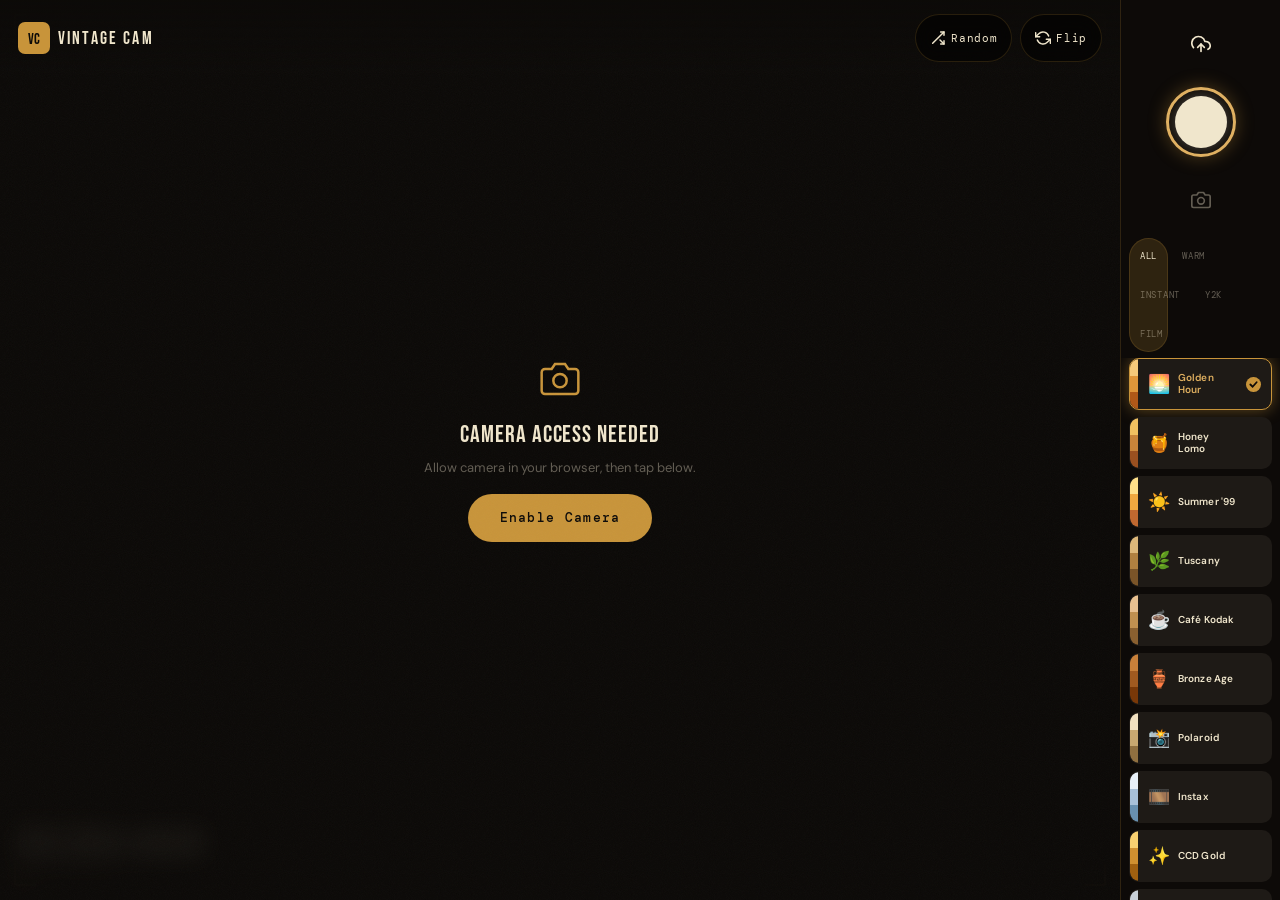
<file: index.html>
<!DOCTYPE html>
<html lang="en">

<head>
  <meta charset="UTF-8">
  <meta name="viewport"
    content="width=device-width, initial-scale=1.0, maximum-scale=1.0, user-scalable=no, viewport-fit=cover">
  <meta name="theme-color" content="#0c0a08">
  <meta name="apple-mobile-web-app-capable" content="yes">
  <meta name="apple-mobile-web-app-status-bar-style" content="black-translucent">
  <meta name="apple-mobile-web-app-title" content="VintageCam">
  <meta name="mobile-web-app-capable" content="yes">
  <title>Vintage Camera Studio</title>
  <link rel="manifest" href="manifest.json">
  <link rel="apple-touch-icon" href="icons/icon-192.png">
  <link rel="icon" href="icons/icon.svg" type="image/svg+xml">
  <link rel="preconnect" href="https://fonts.googleapis.com">
  <link rel="preconnect" href="https://fonts.gstatic.com" crossorigin>
  <link
    href="https://fonts.googleapis.com/css2?family=Bebas+Neue&family=DM+Mono:wght@400;500&family=DM+Sans:wght@300;400;500;600&display=swap"
    rel="stylesheet">
  <link rel="stylesheet" href="styles.css">
</head>

<body>

  <!-- Shutter flash -->
  <div id="flash" class="flash-overlay" aria-hidden="true"></div>

  <!-- Light leak (Dazz Cam effect — sweeps on shutter press) -->
  <div id="light-leak" class="light-leak" aria-hidden="true"></div>

  <!-- Animated film grain overlay -->
  <div class="ui-grain" aria-hidden="true"></div>

  <!-- ── VIEWFINDER (fills entire screen) ── -->
  <main class="viewfinder" role="main">

    <!-- Hidden video source -->
    <video id="video" autoplay muted playsinline webkit-playsinline aria-hidden="true"></video>

    <!-- Single filtered canvas -->
    <canvas id="main-canvas" aria-label="Camera preview with vintage filter"></canvas>

    <!-- Corner brackets -->
    <div class="corner corner-tl" aria-hidden="true"></div>
    <div class="corner corner-tr" aria-hidden="true"></div>
    <div class="corner corner-bl" aria-hidden="true"></div>
    <div class="corner corner-br" aria-hidden="true"></div>

    <!-- Camera name watermark — live region -->
    <div class="cam-name-overlay" aria-live="polite">
      <div class="cno-inner">
        <span class="cno-label">NOW SHOOTING</span>
        <span id="cam-name-big" class="cno-name">Golden Hour</span>
        <span id="cam-cat-tag" class="cno-cat">Warm &amp; Aesthetic</span>
      </div>
    </div>

    <!-- Mode indicator -->
    <div id="mode-indicator" class="mode-indicator live" aria-live="polite">
      <span class="mode-dot" aria-hidden="true"></span>
      <span id="mode-text">LIVE</span>
    </div>

    <!-- Permission error state -->
    <div id="permission-error" class="perm-error hidden" role="alert">
      <div class="perm-icon">
        <svg width="40" height="40" viewBox="0 0 24 24" fill="none" stroke="currentColor" stroke-width="1.5">
          <path d="M23 19a2 2 0 0 1-2 2H3a2 2 0 0 1-2-2V8a2 2 0 0 1 2-2h4l2-3h6l2 3h4a2 2 0 0 1 2 2z" />
          <circle cx="12" cy="13" r="4" />
        </svg>
      </div>
      <p class="perm-title">Camera Access Needed</p>
      <p class="perm-sub">Allow camera in your browser, then tap below.</p>
      <button id="retry-camera-btn" class="perm-btn">Enable Camera</button>
    </div>

  </main>

  <!-- ── TOP BAR ── -->
  <header class="top-bar">
    <div class="tb-brand">
      <span class="tb-logo">VC</span>
      <span class="tb-title">VINTAGE CAM</span>
    </div>
    <div class="tb-actions">
      <button id="random-btn" class="tb-btn" aria-label="Random preset" title="Lucky Shot (R)">
        <svg width="16" height="16" viewBox="0 0 24 24" fill="none" stroke="currentColor" stroke-width="2.2"
          stroke-linecap="round" stroke-linejoin="round">
          <polyline points="16 3 21 3 21 8" />
          <line x1="4" y1="20" x2="21" y2="3" />
          <polyline points="21 16 21 21 16 21" />
          <line x1="15" y1="15" x2="21" y2="21" />
        </svg>
        <span>Random</span>
      </button>
      <button id="flip-btn" class="tb-btn" aria-label="Flip camera">
        <svg width="16" height="16" viewBox="0 0 24 24" fill="none" stroke="currentColor" stroke-width="2.2"
          stroke-linecap="round" stroke-linejoin="round">
          <path d="M1 4v6h6" />
          <path d="M23 20v-6h-6" />
          <path d="M20.49 9A9 9 0 0 0 5.64 5.64L1 10m22 4l-4.64 4.36A9 9 0 0 1 3.51 15" />
        </svg>
        <span>Flip</span>
      </button>
    </div>
  </header>

  <!-- ── BOTTOM PANEL ── -->
  <div class="bottom-panel">

    <!-- Shutter row -->
    <div class="shutter-row">

      <!-- Upload -->
      <label class="side-btn" for="file-input" aria-label="Upload photo" title="Upload photo">
        <svg width="20" height="20" viewBox="0 0 24 24" fill="none" stroke="currentColor" stroke-width="2"
          stroke-linecap="round" stroke-linejoin="round">
          <polyline points="16 16 12 12 8 16" />
          <line x1="12" y1="12" x2="12" y2="21" />
          <path d="M20.39 18.39A5 5 0 0 0 18 9h-1.26A8 8 0 1 0 3 16.3" />
        </svg>
        <span>Upload</span>
      </label>

      <!-- Shutter -->
      <button id="capture-btn" class="shutter-btn" aria-label="Capture photo (Space)">
        <div class="shutter-ring">
          <div class="shutter-inner"></div>
        </div>
      </button>

      <!-- Camera toggle -->
      <button id="mode-toggle-btn" class="side-btn" aria-label="Switch camera / back to live">
        <svg width="20" height="20" viewBox="0 0 24 24" fill="none" stroke="currentColor" stroke-width="2"
          stroke-linecap="round" stroke-linejoin="round">
          <path d="M23 19a2 2 0 0 1-2 2H3a2 2 0 0 1-2-2V8a2 2 0 0 1 2-2h4l2-3h6l2 3h4a2 2 0 0 1 2 2z" />
          <circle cx="12" cy="13" r="4" />
        </svg>
        <span>Camera</span>
      </button>

    </div>

    <!-- ── CAMERA SELECTOR ── -->
    <div class="selector-panel">

      <!-- Category Tabs with sliding indicator -->
      <div class="cat-tabs-wrapper">
        <div class="cat-tabs" id="cat-tabs" role="tablist" aria-label="Filter by camera type">
          <button class="cat-tab active" data-category="all" role="tab" aria-selected="true">All</button>
          <button class="cat-tab" data-category="Warm &amp; Aesthetic" role="tab" aria-selected="false">Warm</button>
          <button class="cat-tab" data-category="Instant Camera" role="tab" aria-selected="false">Instant</button>
          <button class="cat-tab" data-category="Y2K Digicam" role="tab" aria-selected="false">Y2K</button>
          <button class="cat-tab" data-category="Film" role="tab" aria-selected="false">Film</button>
        </div>
        <!-- Magnetic sliding indicator -->
        <div class="cat-indicator" id="cat-indicator" aria-hidden="true"></div>
      </div>

      <!-- Camera cards — horizontally scrollable -->
      <div class="camera-cards-scroll" id="preset-list" role="listbox" aria-label="Camera presets"></div>

    </div>

  </div>

  <!-- Hidden file input -->
  <input type="file" id="file-input" accept="image/*" aria-hidden="true">

  <!-- Toast -->
  <div id="toast" class="toast" role="status" aria-live="polite"></div>

  <script src="js/presets.js"></script>
  <script src="js/filters.js"></script>
  <script src="js/app.js"></script>
  <script src="js/tabs.js"></script>

</body>

</html>
</file>
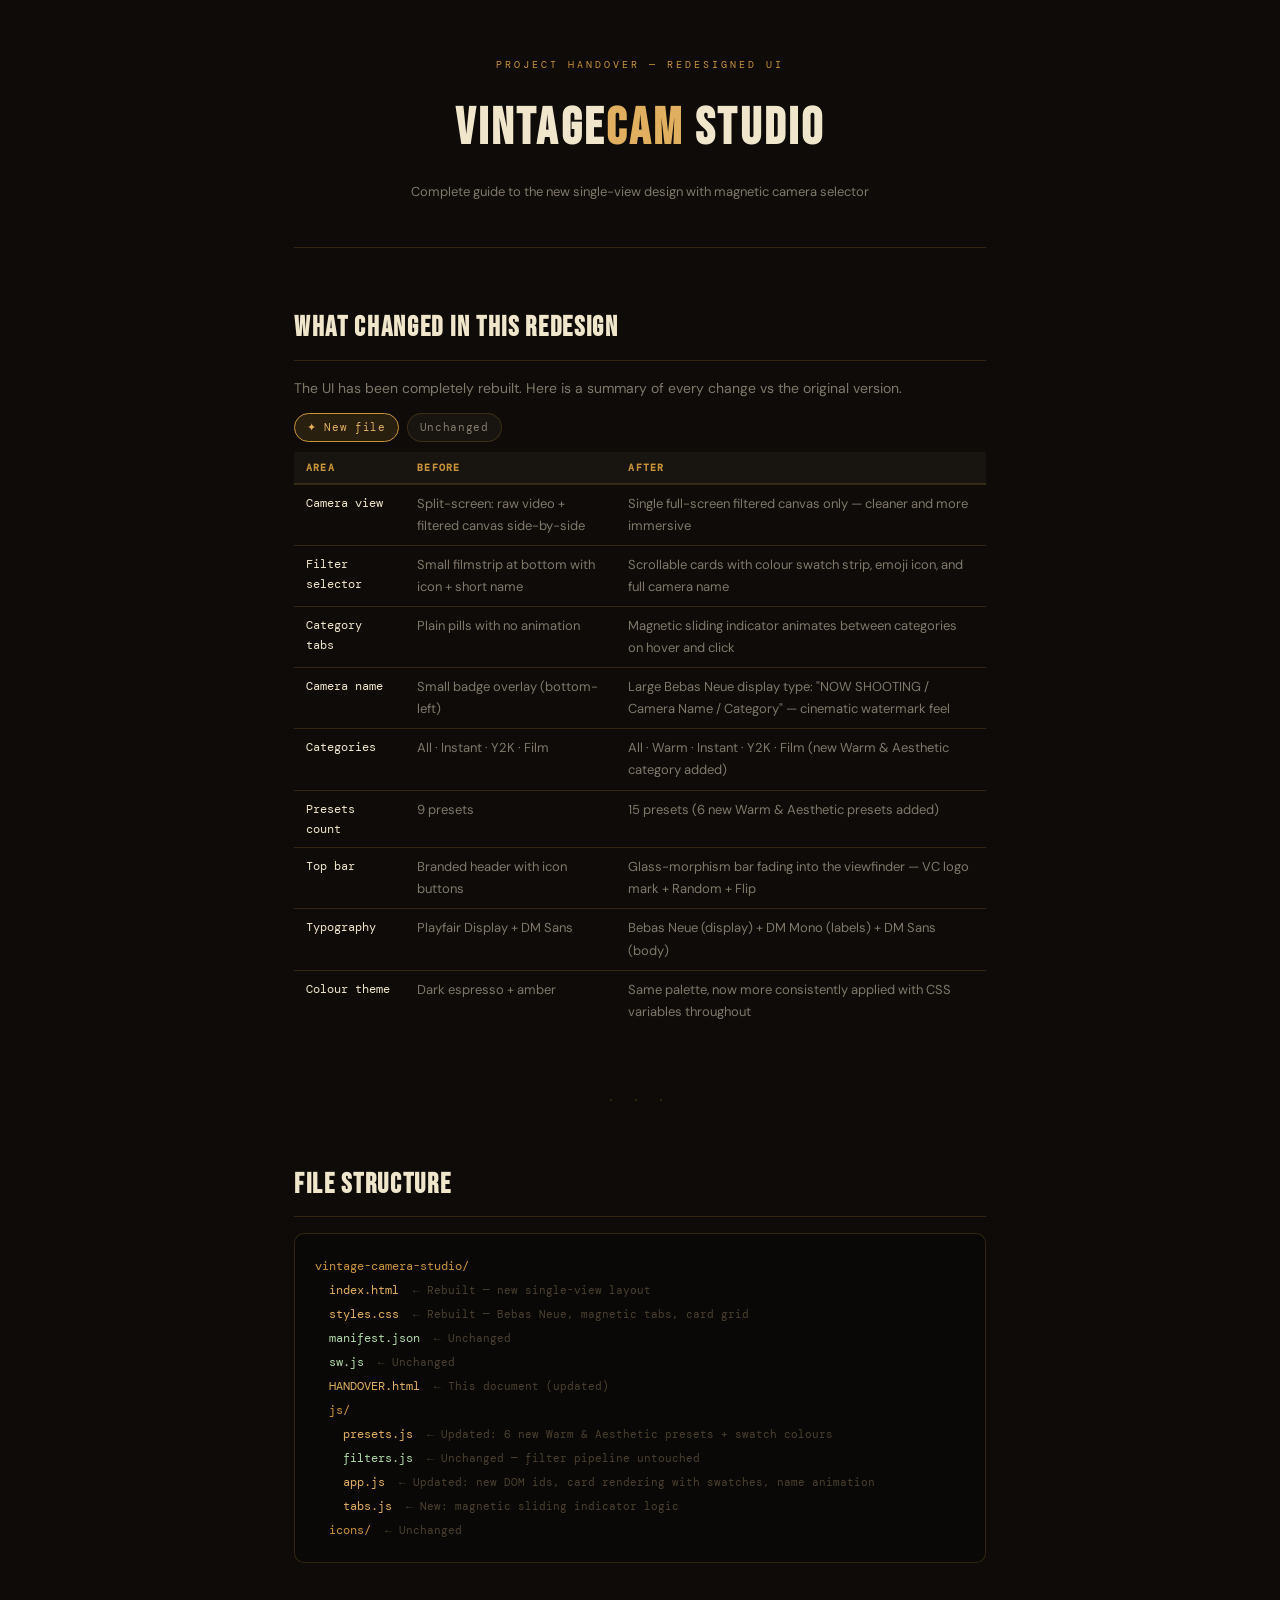
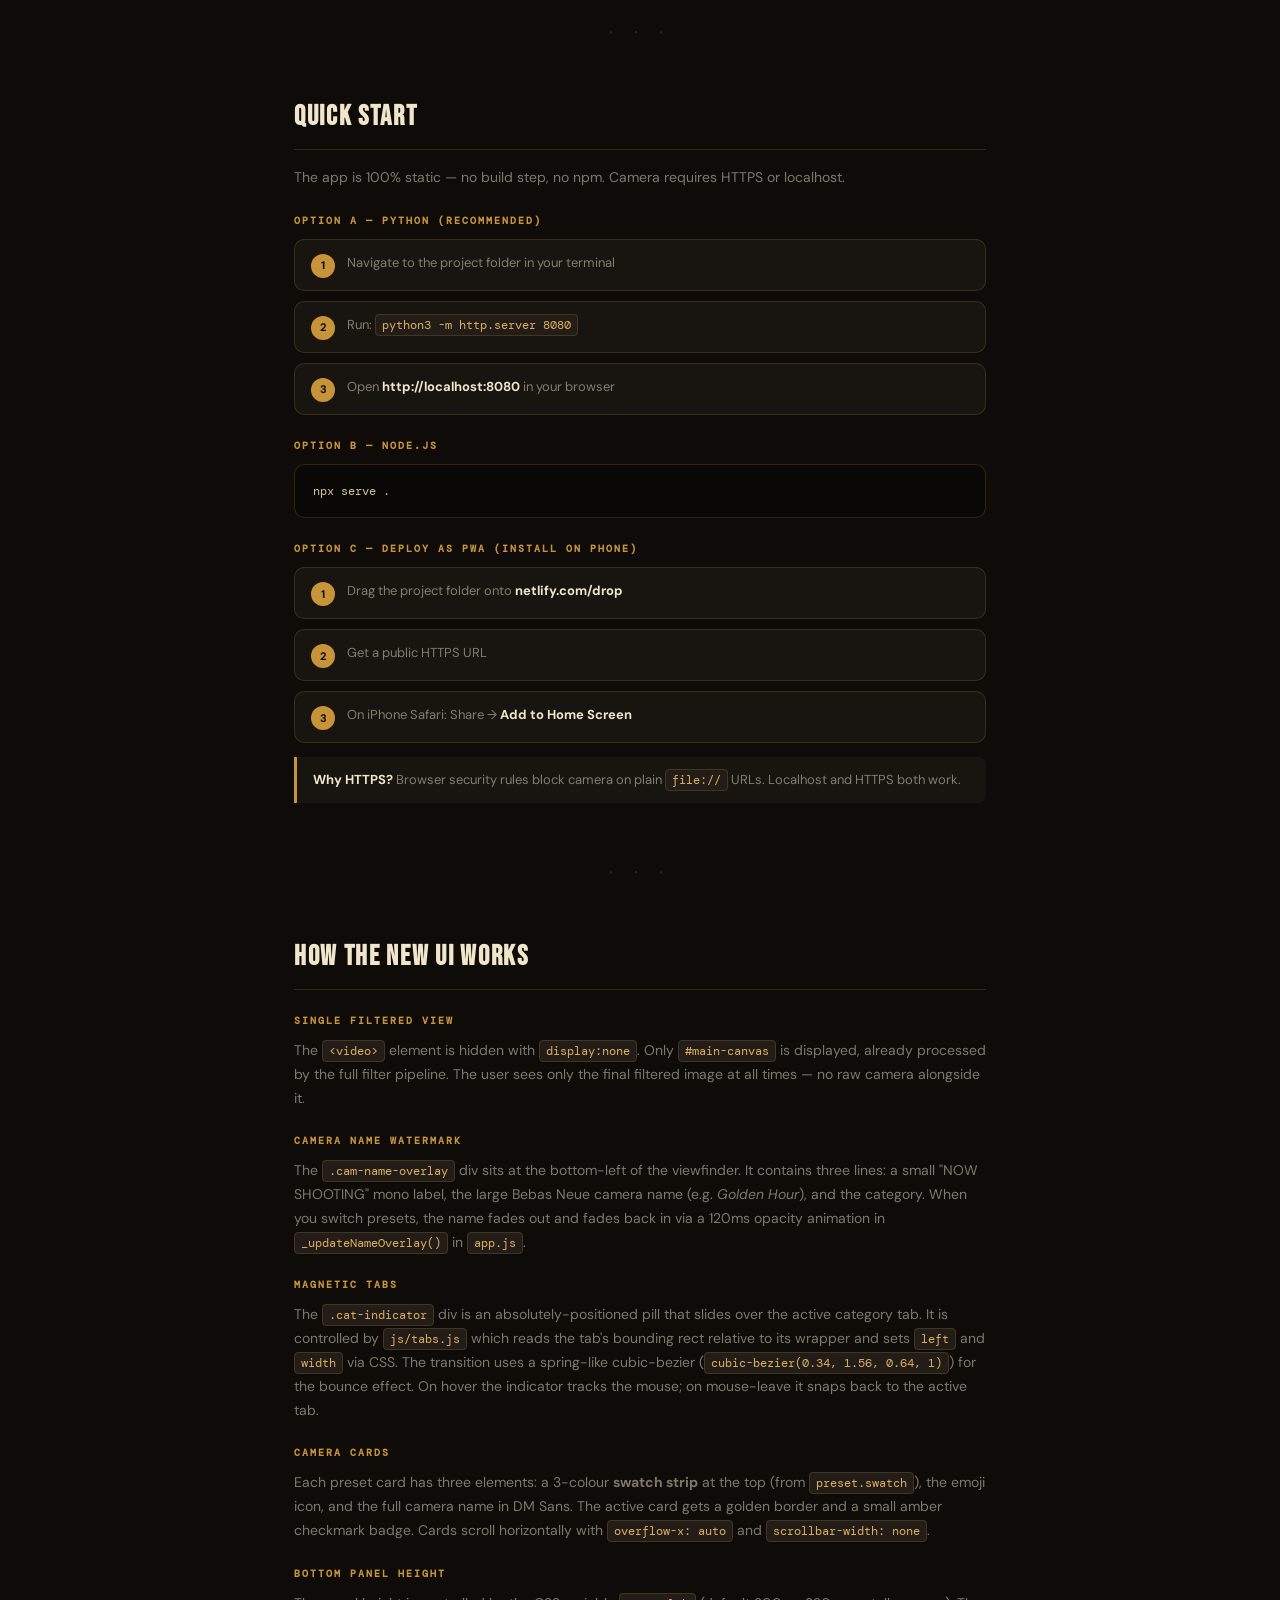
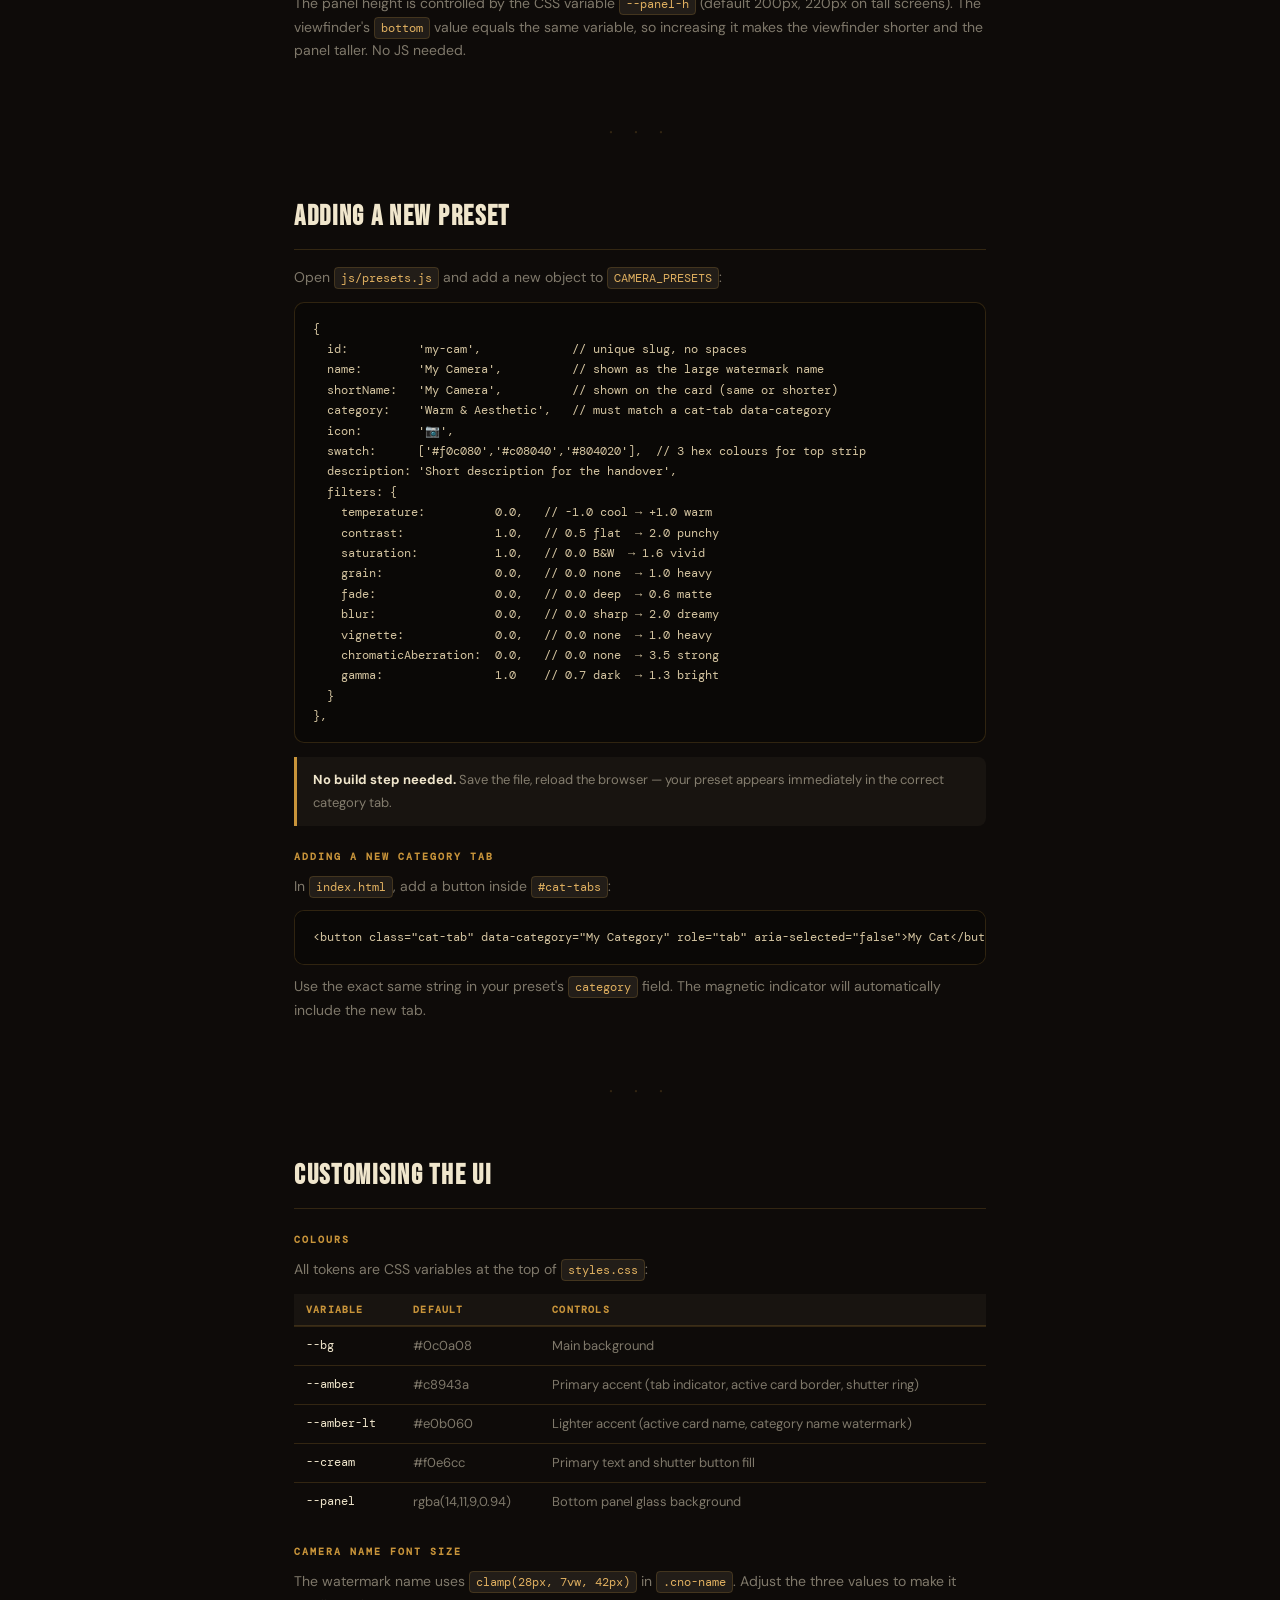
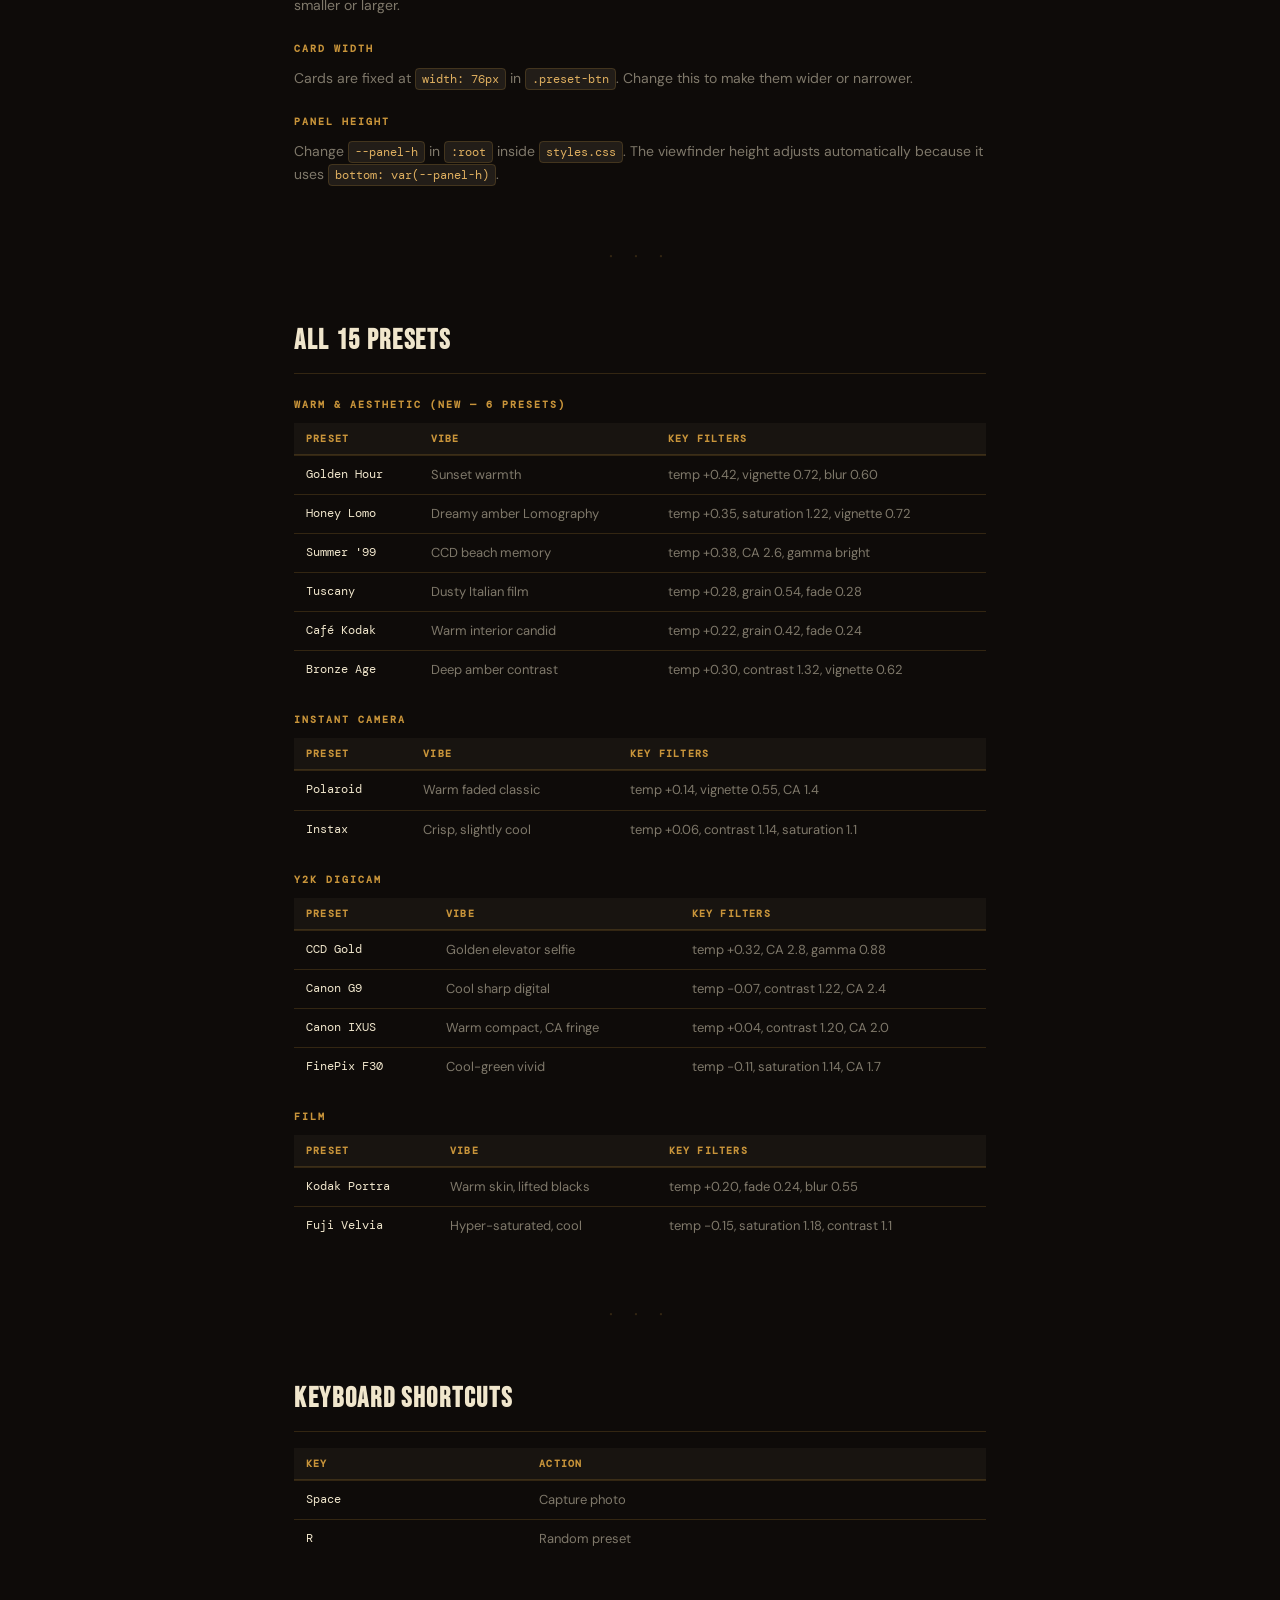
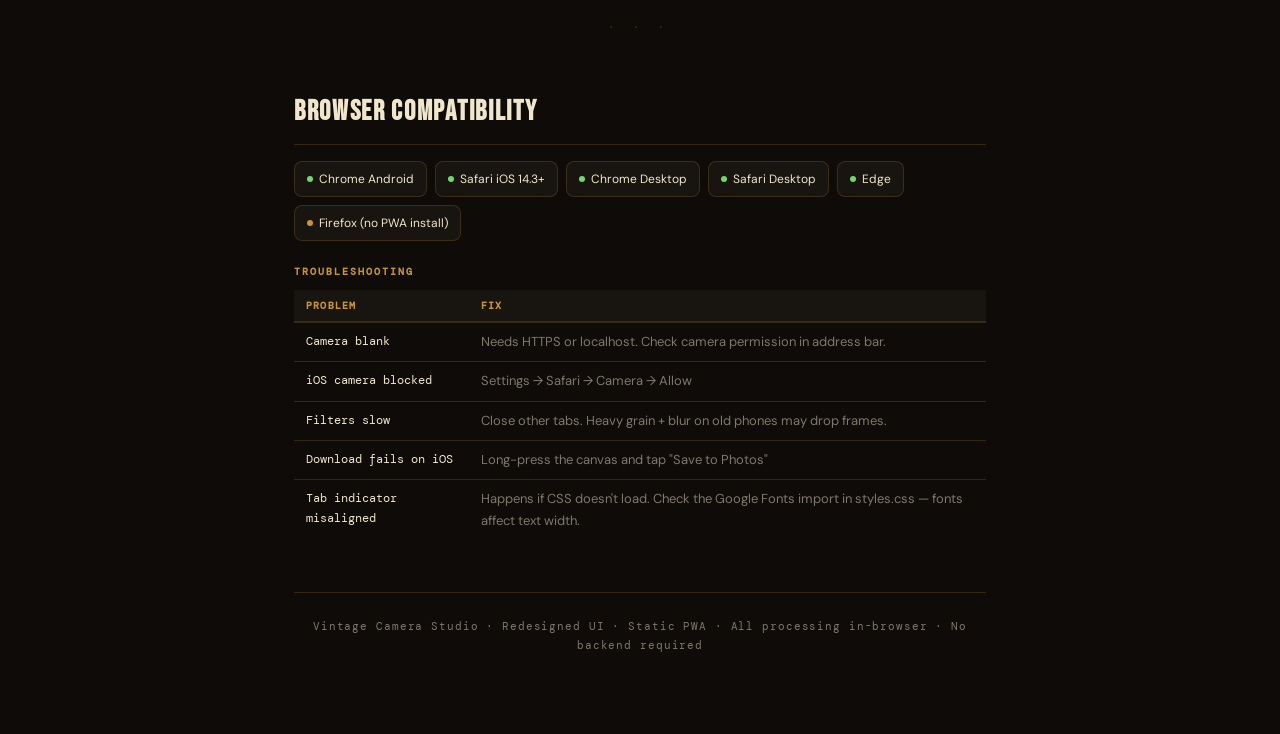
<file: HANDOVER.html>
<!DOCTYPE html>
<html lang="en">
<head>
<meta charset="UTF-8">
<meta name="viewport" content="width=device-width, initial-scale=1.0">
<title>VintageCam Studio — Redesign Handover</title>
<link href="https://fonts.googleapis.com/css2?family=Bebas+Neue&family=DM+Sans:wght@300;400;500;600&family=DM+Mono:wght@400;500&display=swap" rel="stylesheet">
<style>
  :root {
    --bg: #0e0b09; --bg2: #181410; --bg3: #221d18;
    --border: rgba(200,148,58,0.2); --amber: #c8943a; --amber-lt: #e0b060;
    --cream: #f0e6cc; --muted: rgba(240,230,204,0.5);
    --code-bg: #0a0806; --font-display: 'Bebas Neue',sans-serif;
    --font-mono: 'DM Mono',monospace; --font-ui: 'DM Sans',sans-serif;
  }
  * { box-sizing: border-box; margin: 0; padding: 0; }
  body { background: var(--bg); color: var(--cream); font-family: var(--font-ui); font-size: 14px; line-height: 1.7; }
  .page { max-width: 740px; margin: 0 auto; padding: 56px 24px 80px; }

  /* Header */
  .doc-header { text-align: center; margin-bottom: 56px; padding-bottom: 32px; border-bottom: 1px solid var(--border); }
  .eyebrow { font-family: var(--font-mono); font-size: 10px; letter-spacing: 0.3em; text-transform: uppercase; color: var(--amber); margin-bottom: 12px; }
  .doc-title { font-family: var(--font-display); font-size: 52px; letter-spacing: 0.06em; color: var(--cream); }
  .doc-title em { color: var(--amber-lt); font-style: normal; }
  .doc-sub { color: var(--muted); font-size: 13px; margin-top: 8px; }

  /* Sections */
  .section { margin-bottom: 52px; }
  h2 { font-family: var(--font-display); font-size: 28px; letter-spacing: 0.06em; color: var(--cream); margin-bottom: 16px; padding-bottom: 8px; border-bottom: 1px solid var(--border); }
  h3 { font-family: var(--font-mono); font-size: 10px; letter-spacing: 0.2em; text-transform: uppercase; color: var(--amber); margin: 22px 0 10px; }
  p { color: var(--muted); margin-bottom: 12px; }

  /* Steps */
  .steps { list-style: none; counter-reset: s; display: flex; flex-direction: column; gap: 10px; }
  .steps li { counter-increment: s; display: flex; gap: 12px; align-items: flex-start; background: var(--bg2); border: 1px solid var(--border); border-radius: 10px; padding: 12px 16px; }
  .steps li::before { content: counter(s); min-width: 24px; height: 24px; background: var(--amber); color: var(--bg); border-radius: 50%; display: flex; align-items: center; justify-content: center; font-size: 11px; font-weight: 700; flex-shrink: 0; margin-top: 2px; }
  .steps li span { color: var(--muted); font-size: 13px; }
  .steps li strong { color: var(--cream); }

  /* Code */
  pre { background: var(--code-bg); border: 1px solid var(--border); padding: 16px 18px; border-radius: 10px; font-family: var(--font-mono); font-size: 12px; line-height: 1.7; overflow-x: auto; margin: 10px 0; color: #d4c4a0; }
  code { font-family: var(--font-mono); background: var(--bg3); padding: 2px 6px; border-radius: 4px; font-size: 12px; color: var(--amber-lt); border: 1px solid var(--border); }

  /* File tree */
  .file-tree { background: var(--code-bg); border: 1px solid var(--border); border-radius: 10px; padding: 20px; font-family: var(--font-mono); font-size: 12px; line-height: 2.0; }
  .file-tree .folder { color: var(--amber); }
  .file-tree .file { color: #b0d8a8; }
  .file-tree .note { color: #4a4030; font-size: 11px; }
  .file-tree .new { color: var(--amber-lt); }

  /* Table */
  table { width: 100%; border-collapse: collapse; font-size: 13px; margin: 10px 0; }
  th { text-align: left; padding: 7px 12px; background: var(--bg2); border-bottom: 2px solid var(--border); font-family: var(--font-mono); font-size: 10px; letter-spacing: 0.12em; text-transform: uppercase; color: var(--amber); }
  td { padding: 8px 12px; border-bottom: 1px solid var(--border); color: var(--muted); vertical-align: top; }
  td:first-child { font-family: var(--font-mono); color: var(--cream); font-size: 12px; }
  tr:last-child td { border-bottom: none; }

  /* Callout */
  .callout { background: var(--bg2); border-left: 3px solid var(--amber); border-radius: 0 8px 8px 0; padding: 12px 16px; margin: 14px 0; }
  .callout p { margin: 0; font-size: 13px; }
  .callout strong { color: var(--cream); }

  /* Badge pills */
  .badge-row { display: flex; gap: 8px; flex-wrap: wrap; margin: 10px 0; }
  .badge { padding: 4px 12px; border-radius: 100px; border: 1px solid var(--border); font-family: var(--font-mono); font-size: 11px; letter-spacing: 0.06em; }
  .badge.new { background: rgba(200,148,58,0.15); border-color: var(--amber); color: var(--amber-lt); }
  .badge.same { background: var(--bg2); color: var(--muted); }

  /* Compat */
  .compat { display: flex; gap: 8px; flex-wrap: wrap; margin: 10px 0; }
  .compat-item { display: flex; align-items: center; gap: 6px; background: var(--bg2); border: 1px solid var(--border); border-radius: 8px; padding: 7px 12px; font-size: 12px; }
  .dot { width: 6px; height: 6px; border-radius: 50%; }
  .dot.ok { background: #70d870; }
  .dot.warn { background: var(--amber); }

  .divider { text-align: center; color: var(--border); font-size: 20px; letter-spacing: 0.4em; margin: 44px 0; }

  footer { text-align: center; color: var(--muted); font-size: 11px; font-family: var(--font-mono); margin-top: 48px; padding-top: 24px; border-top: 1px solid var(--border); letter-spacing: 0.08em; }
</style>
</head>
<body>
<div class="page">

  <header class="doc-header">
    <p class="eyebrow">Project Handover — Redesigned UI</p>
    <h1 class="doc-title">VINTAGE<em>CAM</em> STUDIO</h1>
    <p class="doc-sub">Complete guide to the new single-view design with magnetic camera selector</p>
  </header>

  <!-- WHAT CHANGED -->
  <section class="section">
    <h2>What Changed in This Redesign</h2>
    <p>The UI has been completely rebuilt. Here is a summary of every change vs the original version.</p>

    <div class="badge-row">
      <span class="badge new">✦ New file</span>
      <span class="badge same">Unchanged</span>
    </div>

    <table>
      <tr><th>Area</th><th>Before</th><th>After</th></tr>
      <tr><td>Camera view</td><td>Split-screen: raw video + filtered canvas side-by-side</td><td>Single full-screen filtered canvas only — cleaner and more immersive</td></tr>
      <tr><td>Filter selector</td><td>Small filmstrip at bottom with icon + short name</td><td>Scrollable cards with colour swatch strip, emoji icon, and full camera name</td></tr>
      <tr><td>Category tabs</td><td>Plain pills with no animation</td><td>Magnetic sliding indicator animates between categories on hover and click</td></tr>
      <tr><td>Camera name</td><td>Small badge overlay (bottom-left)</td><td>Large Bebas Neue display type: "NOW SHOOTING / Camera Name / Category" — cinematic watermark feel</td></tr>
      <tr><td>Categories</td><td>All · Instant · Y2K · Film</td><td>All · Warm · Instant · Y2K · Film (new Warm &amp; Aesthetic category added)</td></tr>
      <tr><td>Presets count</td><td>9 presets</td><td>15 presets (6 new Warm &amp; Aesthetic presets added)</td></tr>
      <tr><td>Top bar</td><td>Branded header with icon buttons</td><td>Glass-morphism bar fading into the viewfinder — VC logo mark + Random + Flip</td></tr>
      <tr><td>Typography</td><td>Playfair Display + DM Sans</td><td>Bebas Neue (display) + DM Mono (labels) + DM Sans (body)</td></tr>
      <tr><td>Colour theme</td><td>Dark espresso + amber</td><td>Same palette, now more consistently applied with CSS variables throughout</td></tr>
    </table>
  </section>

  <div class="divider">· · ·</div>

  <!-- FILE STRUCTURE -->
  <section class="section">
    <h2>File Structure</h2>
    <div class="file-tree">
      <div><span class="folder">vintage-camera-studio/</span></div>
      <div>&nbsp;&nbsp;<span class="file new">index.html</span>&nbsp;&nbsp;<span class="note">← Rebuilt — new single-view layout</span></div>
      <div>&nbsp;&nbsp;<span class="file new">styles.css</span>&nbsp;&nbsp;<span class="note">← Rebuilt — Bebas Neue, magnetic tabs, card grid</span></div>
      <div>&nbsp;&nbsp;<span class="file">manifest.json</span>&nbsp;&nbsp;<span class="note">← Unchanged</span></div>
      <div>&nbsp;&nbsp;<span class="file">sw.js</span>&nbsp;&nbsp;<span class="note">← Unchanged</span></div>
      <div>&nbsp;&nbsp;<span class="file new">HANDOVER.html</span>&nbsp;&nbsp;<span class="note">← This document (updated)</span></div>
      <div>&nbsp;&nbsp;<span class="folder">js/</span></div>
      <div>&nbsp;&nbsp;&nbsp;&nbsp;<span class="file new">presets.js</span>&nbsp;&nbsp;<span class="note">← Updated: 6 new Warm &amp; Aesthetic presets + swatch colours</span></div>
      <div>&nbsp;&nbsp;&nbsp;&nbsp;<span class="file">filters.js</span>&nbsp;&nbsp;<span class="note">← Unchanged — filter pipeline untouched</span></div>
      <div>&nbsp;&nbsp;&nbsp;&nbsp;<span class="file new">app.js</span>&nbsp;&nbsp;<span class="note">← Updated: new DOM ids, card rendering with swatches, name animation</span></div>
      <div>&nbsp;&nbsp;&nbsp;&nbsp;<span class="file new">tabs.js</span>&nbsp;&nbsp;<span class="note">← New: magnetic sliding indicator logic</span></div>
      <div>&nbsp;&nbsp;<span class="folder">icons/</span>&nbsp;&nbsp;<span class="note">← Unchanged</span></div>
    </div>
  </section>

  <div class="divider">· · ·</div>

  <!-- QUICK START -->
  <section class="section">
    <h2>Quick Start</h2>
    <p>The app is 100% static — no build step, no npm. Camera requires HTTPS or localhost.</p>

    <h3>Option A — Python (recommended)</h3>
    <ol class="steps">
      <li><span>Navigate to the project folder in your terminal</span></li>
      <li><span>Run: <code>python3 -m http.server 8080</code></span></li>
      <li><span>Open <strong>http://localhost:8080</strong> in your browser</span></li>
    </ol>

    <h3>Option B — Node.js</h3>
    <pre>npx serve .</pre>

    <h3>Option C — Deploy as PWA (install on phone)</h3>
    <ol class="steps">
      <li><span>Drag the project folder onto <strong>netlify.com/drop</strong></span></li>
      <li><span>Get a public HTTPS URL</span></li>
      <li><span>On iPhone Safari: Share → <strong>Add to Home Screen</strong></span></li>
    </ol>

    <div class="callout"><p><strong>Why HTTPS?</strong> Browser security rules block camera on plain <code>file://</code> URLs. Localhost and HTTPS both work.</p></div>
  </section>

  <div class="divider">· · ·</div>

  <!-- THE NEW UI -->
  <section class="section">
    <h2>How the New UI Works</h2>

    <h3>Single Filtered View</h3>
    <p>The <code>&lt;video&gt;</code> element is hidden with <code>display:none</code>. Only <code>#main-canvas</code> is displayed, already processed by the full filter pipeline. The user sees only the final filtered image at all times — no raw camera alongside it.</p>

    <h3>Camera Name Watermark</h3>
    <p>The <code>.cam-name-overlay</code> div sits at the bottom-left of the viewfinder. It contains three lines: a small "NOW SHOOTING" mono label, the large Bebas Neue camera name (e.g. <em>Golden Hour</em>), and the category. When you switch presets, the name fades out and fades back in via a 120ms opacity animation in <code>_updateNameOverlay()</code> in <code>app.js</code>.</p>

    <h3>Magnetic Tabs</h3>
    <p>The <code>.cat-indicator</code> div is an absolutely-positioned pill that slides over the active category tab. It is controlled by <code>js/tabs.js</code> which reads the tab's bounding rect relative to its wrapper and sets <code>left</code> and <code>width</code> via CSS. The transition uses a spring-like cubic-bezier (<code>cubic-bezier(0.34, 1.56, 0.64, 1)</code>) for the bounce effect. On hover the indicator tracks the mouse; on mouse-leave it snaps back to the active tab.</p>

    <h3>Camera Cards</h3>
    <p>Each preset card has three elements: a 3-colour <strong>swatch strip</strong> at the top (from <code>preset.swatch</code>), the emoji icon, and the full camera name in DM Sans. The active card gets a golden border and a small amber checkmark badge. Cards scroll horizontally with <code>overflow-x: auto</code> and <code>scrollbar-width: none</code>.</p>

    <h3>Bottom Panel Height</h3>
    <p>The panel height is controlled by the CSS variable <code>--panel-h</code> (default 200px, 220px on tall screens). The viewfinder's <code>bottom</code> value equals the same variable, so increasing it makes the viewfinder shorter and the panel taller. No JS needed.</p>

  </section>

  <div class="divider">· · ·</div>

  <!-- ADDING PRESETS -->
  <section class="section">
    <h2>Adding a New Preset</h2>
    <p>Open <code>js/presets.js</code> and add a new object to <code>CAMERA_PRESETS</code>:</p>
    <pre>{
  id:          'my-cam',             // unique slug, no spaces
  name:        'My Camera',          // shown as the large watermark name
  shortName:   'My Camera',          // shown on the card (same or shorter)
  category:    'Warm &amp; Aesthetic',   // must match a cat-tab data-category
  icon:        '📷',
  swatch:      ['#f0c080','#c08040','#804020'],  // 3 hex colours for top strip
  description: 'Short description for the handover',
  filters: {
    temperature:          0.0,   // -1.0 cool → +1.0 warm
    contrast:             1.0,   // 0.5 flat  → 2.0 punchy
    saturation:           1.0,   // 0.0 B&amp;W  → 1.6 vivid
    grain:                0.0,   // 0.0 none  → 1.0 heavy
    fade:                 0.0,   // 0.0 deep  → 0.6 matte
    blur:                 0.0,   // 0.0 sharp → 2.0 dreamy
    vignette:             0.0,   // 0.0 none  → 1.0 heavy
    chromaticAberration:  0.0,   // 0.0 none  → 3.5 strong
    gamma:                1.0    // 0.7 dark  → 1.3 bright
  }
},</pre>

    <div class="callout"><p><strong>No build step needed.</strong> Save the file, reload the browser — your preset appears immediately in the correct category tab.</p></div>

    <h3>Adding a new category tab</h3>
    <p>In <code>index.html</code>, add a button inside <code>#cat-tabs</code>:</p>
    <pre>&lt;button class="cat-tab" data-category="My Category" role="tab" aria-selected="false"&gt;My Cat&lt;/button&gt;</pre>
    <p>Use the exact same string in your preset's <code>category</code> field. The magnetic indicator will automatically include the new tab.</p>
  </section>

  <div class="divider">· · ·</div>

  <!-- CUSTOMISING -->
  <section class="section">
    <h2>Customising the UI</h2>

    <h3>Colours</h3>
    <p>All tokens are CSS variables at the top of <code>styles.css</code>:</p>
    <table>
      <tr><th>Variable</th><th>Default</th><th>Controls</th></tr>
      <tr><td>--bg</td><td>#0c0a08</td><td>Main background</td></tr>
      <tr><td>--amber</td><td>#c8943a</td><td>Primary accent (tab indicator, active card border, shutter ring)</td></tr>
      <tr><td>--amber-lt</td><td>#e0b060</td><td>Lighter accent (active card name, category name watermark)</td></tr>
      <tr><td>--cream</td><td>#f0e6cc</td><td>Primary text and shutter button fill</td></tr>
      <tr><td>--panel</td><td>rgba(14,11,9,0.94)</td><td>Bottom panel glass background</td></tr>
    </table>

    <h3>Camera Name Font Size</h3>
    <p>The watermark name uses <code>clamp(28px, 7vw, 42px)</code> in <code>.cno-name</code>. Adjust the three values to make it smaller or larger.</p>

    <h3>Card Width</h3>
    <p>Cards are fixed at <code>width: 76px</code> in <code>.preset-btn</code>. Change this to make them wider or narrower.</p>

    <h3>Panel Height</h3>
    <p>Change <code>--panel-h</code> in <code>:root</code> inside <code>styles.css</code>. The viewfinder height adjusts automatically because it uses <code>bottom: var(--panel-h)</code>.</p>
  </section>

  <div class="divider">· · ·</div>

  <!-- PRESETS TABLE -->
  <section class="section">
    <h2>All 15 Presets</h2>

    <h3>Warm &amp; Aesthetic (new — 6 presets)</h3>
    <table>
      <tr><th>Preset</th><th>Vibe</th><th>Key filters</th></tr>
      <tr><td>Golden Hour</td><td>Sunset warmth</td><td>temp +0.42, vignette 0.72, blur 0.60</td></tr>
      <tr><td>Honey Lomo</td><td>Dreamy amber Lomography</td><td>temp +0.35, saturation 1.22, vignette 0.72</td></tr>
      <tr><td>Summer '99</td><td>CCD beach memory</td><td>temp +0.38, CA 2.6, gamma bright</td></tr>
      <tr><td>Tuscany</td><td>Dusty Italian film</td><td>temp +0.28, grain 0.54, fade 0.28</td></tr>
      <tr><td>Café Kodak</td><td>Warm interior candid</td><td>temp +0.22, grain 0.42, fade 0.24</td></tr>
      <tr><td>Bronze Age</td><td>Deep amber contrast</td><td>temp +0.30, contrast 1.32, vignette 0.62</td></tr>
    </table>

    <h3>Instant Camera</h3>
    <table>
      <tr><th>Preset</th><th>Vibe</th><th>Key filters</th></tr>
      <tr><td>Polaroid</td><td>Warm faded classic</td><td>temp +0.14, vignette 0.55, CA 1.4</td></tr>
      <tr><td>Instax</td><td>Crisp, slightly cool</td><td>temp +0.06, contrast 1.14, saturation 1.1</td></tr>
    </table>

    <h3>Y2K Digicam</h3>
    <table>
      <tr><th>Preset</th><th>Vibe</th><th>Key filters</th></tr>
      <tr><td>CCD Gold</td><td>Golden elevator selfie</td><td>temp +0.32, CA 2.8, gamma 0.88</td></tr>
      <tr><td>Canon G9</td><td>Cool sharp digital</td><td>temp −0.07, contrast 1.22, CA 2.4</td></tr>
      <tr><td>Canon IXUS</td><td>Warm compact, CA fringe</td><td>temp +0.04, contrast 1.20, CA 2.0</td></tr>
      <tr><td>FinePix F30</td><td>Cool-green vivid</td><td>temp −0.11, saturation 1.14, CA 1.7</td></tr>
    </table>

    <h3>Film</h3>
    <table>
      <tr><th>Preset</th><th>Vibe</th><th>Key filters</th></tr>
      <tr><td>Kodak Portra</td><td>Warm skin, lifted blacks</td><td>temp +0.20, fade 0.24, blur 0.55</td></tr>
      <tr><td>Fuji Velvia</td><td>Hyper-saturated, cool</td><td>temp −0.15, saturation 1.18, contrast 1.1</td></tr>
    </table>
  </section>

  <div class="divider">· · ·</div>

  <!-- KEYBOARD SHORTCUTS -->
  <section class="section">
    <h2>Keyboard Shortcuts</h2>
    <table>
      <tr><th>Key</th><th>Action</th></tr>
      <tr><td>Space</td><td>Capture photo</td></tr>
      <tr><td>R</td><td>Random preset</td></tr>
    </table>
  </section>

  <div class="divider">· · ·</div>

  <!-- BROWSER COMPAT -->
  <section class="section">
    <h2>Browser Compatibility</h2>
    <div class="compat">
      <div class="compat-item"><span class="dot ok"></span>Chrome Android</div>
      <div class="compat-item"><span class="dot ok"></span>Safari iOS 14.3+</div>
      <div class="compat-item"><span class="dot ok"></span>Chrome Desktop</div>
      <div class="compat-item"><span class="dot ok"></span>Safari Desktop</div>
      <div class="compat-item"><span class="dot ok"></span>Edge</div>
      <div class="compat-item"><span class="dot warn"></span>Firefox (no PWA install)</div>
    </div>

    <h3>Troubleshooting</h3>
    <table>
      <tr><th>Problem</th><th>Fix</th></tr>
      <tr><td>Camera blank</td><td>Needs HTTPS or localhost. Check camera permission in address bar.</td></tr>
      <tr><td>iOS camera blocked</td><td>Settings → Safari → Camera → Allow</td></tr>
      <tr><td>Filters slow</td><td>Close other tabs. Heavy grain + blur on old phones may drop frames.</td></tr>
      <tr><td>Download fails on iOS</td><td>Long-press the canvas and tap "Save to Photos"</td></tr>
      <tr><td>Tab indicator misaligned</td><td>Happens if CSS doesn't load. Check the Google Fonts import in styles.css — fonts affect text width.</td></tr>
    </table>
  </section>

  <footer>
    Vintage Camera Studio · Redesigned UI · Static PWA · All processing in-browser · No backend required
  </footer>

</div>
</body>
</html>
</file>
<file: styles.css>
/* ═══════════════════════════════════════════════════════════
   VINTAGE CAMERA STUDIO — Mobile-First UI v2
   Aesthetic: Dark Room Editorial · Bebas Neue · Amber accent
   ═══════════════════════════════════════════════════════════ */

@import url('https://fonts.googleapis.com/css2?family=Bebas+Neue&family=DM+Mono:wght@400;500&family=DM+Sans:wght@300;400;500;600&display=swap');

/* ── TOKENS ── */
:root {
  --bg: #0c0a08;
  --bg2: #151210;
  --bg3: #1e1a16;
  --panel: rgba(14, 11, 9, 0.96);
  --border: rgba(200, 148, 58, 0.18);
  --amber: #c8943a;
  --amber-lt: #e0b060;
  --amber-glow: rgba(200, 148, 58, 0.35);
  --cream: #f0e6cc;
  --muted: rgba(240, 230, 204, 0.38);
  --text: #f0e6cc;
  --font-display: 'Bebas Neue', sans-serif;
  --font-mono: 'DM Mono', monospace;
  --font-ui: 'DM Sans', sans-serif;
  --r-card: 12px;
  --r-pill: 100px;

  /* Portrait panel height */
  --panel-h: 210px;
  /* Landscape sidebar width */
  --panel-w: 160px;
}

/* ── RESET ── */
*,
*::before,
*::after {
  box-sizing: border-box;
  margin: 0;
  padding: 0;
}

html {
  height: 100%;
  overflow: hidden;
  /* Prevent iOS rubber-band scroll */
  position: fixed;
  width: 100%;
}

body {
  height: 100%;
  overflow: hidden;
  background: var(--bg);
  color: var(--text);
  font-family: var(--font-ui);
  /* Kill ghost tap highlight on all mobile browsers */
  -webkit-tap-highlight-color: transparent;
  touch-action: none;
  user-select: none;
  -webkit-user-select: none;
}

/* All interactive elements: instant tap, no highlight */
button,
label[for] {
  cursor: pointer;
  background: none;
  border: none;
  color: inherit;
  font: inherit;
  /* Removes the 300ms tap delay on mobile */
  touch-action: manipulation;
  -webkit-tap-highlight-color: transparent;
  user-select: none;
  -webkit-user-select: none;
}

/* ── FLASH ── */
.flash-overlay {
  position: fixed;
  inset: 0;
  z-index: 9999;
  background: #fff;
  opacity: 0;
  pointer-events: none;
  transition: opacity 0.06s ease;
}

.flash-overlay.active {
  opacity: 0.95;
}

/* ── LIGHT LEAK (Dazz Cam feature) ── */
/*
  Logic: A gradient sweeps from left → right with amber/orange hues.
  Triggered by adding .active class via JS on shutter press.
  It layers ABOVE the canvas but BELOW the UI controls.
*/
.light-leak {
  position: fixed;
  inset: 0;
  z-index: 9998;
  pointer-events: none;
  opacity: 0;
  background: linear-gradient(135deg,
      rgba(255, 140, 0, 0.0) 0%,
      rgba(255, 180, 60, 0.55) 25%,
      rgba(220, 90, 20, 0.45) 50%,
      rgba(255, 200, 80, 0.3) 75%,
      rgba(255, 140, 0, 0.0) 100%);
  mix-blend-mode: screen;
  transition: opacity 0.05s ease;
}

.light-leak.active {
  opacity: 1;
  animation: leak-sweep 0.45s ease-out forwards;
}

@keyframes leak-sweep {
  0% {
    opacity: 0.9;
    transform: translateX(-100%) skewX(-12deg);
  }

  60% {
    opacity: 0.8;
  }

  100% {
    opacity: 0;
    transform: translateX(110%) skewX(-12deg);
  }
}

/* ── ANIMATED FILM GRAIN (Dazz Cam feature) ── */
/*
  Logic: SVG feTurbulence generates fractal noise.
  JS reseeds the baseFrequency every few frames via a data-seed attribute,
  making it flicker like real silver-halide film grain.
  The grain sits above the canvas but below controls (z-index 2).
*/
.ui-grain {
  position: fixed;
  inset: 0;
  z-index: 2;
  pointer-events: none;
  background-image: url("data:image/svg+xml,%3Csvg viewBox='0 0 200 200' xmlns='http://www.w3.org/2000/svg'%3E%3Cfilter id='n'%3E%3CfeTurbulence type='fractalNoise' baseFrequency='0.85' numOctaves='4' stitchTiles='stitch'/%3E%3C/filter%3E%3Crect width='100%25' height='100%25' filter='url(%23n)' opacity='0.05'/%3E%3C/svg%3E");
  background-size: 160px 160px;
  opacity: 0.65;
  /* JS will animate between multiple grain backgrounds */
  animation: grain-flicker 0.12s steps(1) infinite;
}

@keyframes grain-flicker {
  0% {
    background-position: 0 0;
  }

  20% {
    background-position: -40px -80px;
  }

  40% {
    background-position: 80px 40px;
  }

  60% {
    background-position: -80px 20px;
  }

  80% {
    background-position: 40px -40px;
  }
}

/* ════════════════════════════════════════════════
   PORTRAIT LAYOUT  (default — mobile-first)
   ════════════════════════════════════════════════ */

/* ── VIEWFINDER ── */
/*
  The viewfinder fills from top to (screen - panel-h).
  Canvas inside it is always absolute-inset, GPU composited.
*/
.viewfinder {
  position: fixed;
  top: 0;
  left: 0;
  right: 0;
  bottom: var(--panel-h);
  overflow: hidden;
  background: #000;
}

#video {
  display: none;
}

#main-canvas {
  position: absolute;
  inset: 0;
  width: 100%;
  height: 100%;
  display: block;
  /* Canvas drawn via JS to fill; will-change hints GPU layer promotion */
  will-change: contents;
}

/* ── TOP BAR ── */
.top-bar {
  position: fixed;
  top: 0;
  left: 0;
  right: 0;
  z-index: 10;
  display: flex;
  align-items: center;
  justify-content: space-between;
  /* Safe area: avoid iPhone notch / Dynamic Island */
  padding: max(14px, env(safe-area-inset-top)) 18px 14px 18px;
  background: linear-gradient(to bottom, rgba(12, 10, 8, 0.88) 0%, transparent 100%);
  pointer-events: none;
}

.tb-brand {
  display: flex;
  align-items: center;
  gap: 8px;
  pointer-events: auto;
}

.tb-logo {
  width: 32px;
  height: 32px;
  border-radius: 7px;
  background: var(--amber);
  display: flex;
  align-items: center;
  justify-content: center;
  font-family: var(--font-display);
  font-size: 15px;
  color: var(--bg);
  letter-spacing: 0.02em;
  line-height: 1;
  padding-top: 2px;
}

.tb-title {
  font-family: var(--font-display);
  font-size: 18px;
  letter-spacing: 0.12em;
  color: var(--cream);
}

.tb-actions {
  display: flex;
  gap: 8px;
  pointer-events: auto;
}

/* Touch-friendly top-bar buttons — min 48px hit area */
.tb-btn {
  display: flex;
  align-items: center;
  gap: 5px;
  min-height: 48px;
  padding: 0 14px;
  border-radius: var(--r-pill);
  background: rgba(0, 0, 0, 0.52);
  border: 1px solid var(--border);
  backdrop-filter: blur(10px);
  -webkit-backdrop-filter: blur(10px);
  font-size: 11px;
  font-family: var(--font-mono);
  letter-spacing: 0.06em;
  color: var(--cream);
  transition: background 0.15s, border-color 0.15s, transform 0.1s;
  touch-action: manipulation;
}

.tb-btn:hover {
  background: rgba(200, 148, 58, 0.15);
  border-color: var(--amber);
}

.tb-btn:active {
  transform: scale(0.92);
}

/* ── BOTTOM PANEL (portrait) ── */
/*
  Panel sits at the bottom of the screen.
  padding-bottom uses safe-area-inset-bottom so controls
  are never hidden behind home indicator on iPhone.
*/
.bottom-panel {
  position: fixed;
  bottom: 0;
  left: 0;
  right: 0;
  height: var(--panel-h);
  z-index: 10;
  background: var(--panel);
  border-top: 1px solid var(--border);
  backdrop-filter: blur(22px) saturate(1.4);
  -webkit-backdrop-filter: blur(22px) saturate(1.4);
  display: flex;
  flex-direction: column;
  /* Home indicator safe area */
  padding-bottom: env(safe-area-inset-bottom);
}

/* ── SHUTTER ROW ── */
.shutter-row {
  display: flex;
  align-items: center;
  justify-content: space-between;
  padding: 12px 28px 8px;
  flex-shrink: 0;
}

/* Side buttons (Upload / Camera toggle) — min 48×48 touch target */
.side-btn {
  display: flex;
  flex-direction: column;
  align-items: center;
  justify-content: center;
  gap: 3px;
  min-width: 64px;
  min-height: 56px;
  color: var(--muted);
  font-family: var(--font-mono);
  font-size: 9px;
  letter-spacing: 0.1em;
  text-transform: uppercase;
  transition: color 0.15s, transform 0.1s;
  touch-action: manipulation;
}

.side-btn:hover {
  color: var(--cream);
}

.side-btn:active {
  transform: scale(0.9);
  color: var(--amber);
}

/* ── SHUTTER BUTTON ──
   Large centered button — easy to press with thumb.
   76px outer, 70px ring, 52px inner disc.
*/
.shutter-btn {
  display: flex;
  align-items: center;
  justify-content: center;
  width: 76px;
  height: 76px;
  border-radius: 50%;
  background: transparent;
  padding: 0;
  transition: transform 0.08s;
  touch-action: manipulation;
  /* Expand tap area beyond the visual circle */
  -webkit-tap-highlight-color: transparent;
}

.shutter-btn:active {
  transform: scale(0.88);
}

.shutter-ring {
  width: 70px;
  height: 70px;
  border-radius: 50%;
  border: 3px solid var(--amber-lt);
  display: flex;
  align-items: center;
  justify-content: center;
  box-shadow: 0 0 18px var(--amber-glow), inset 0 0 8px rgba(200, 148, 58, 0.08);
  transition: box-shadow 0.15s, border-color 0.15s;
}

.shutter-btn:hover .shutter-ring {
  box-shadow: 0 0 30px var(--amber-glow), 0 0 56px rgba(200, 148, 58, 0.22), inset 0 0 14px rgba(200, 148, 58, 0.12);
  border-color: var(--amber);
}

.shutter-inner {
  width: 52px;
  height: 52px;
  border-radius: 50%;
  background: var(--cream);
  box-shadow: 0 0 12px rgba(240, 230, 204, 0.3);
  transition: background 0.15s, transform 0.1s;
}

.shutter-btn:hover .shutter-inner {
  background: #fff;
}

.shutter-btn:active .shutter-inner {
  transform: scale(0.85);
}

/* ── SELECTOR PANEL ── */
.selector-panel {
  flex: 1;
  display: flex;
  flex-direction: column;
  overflow: hidden;
  min-height: 0;
}

/* ── CATEGORY TABS ── */
.cat-tabs-wrapper {
  position: relative;
  padding: 0 16px;
  flex-shrink: 0;
  margin-bottom: 6px;
}

.cat-tabs {
  display: flex;
  gap: 4px;
  overflow-x: auto;
  scrollbar-width: none;
  padding: 2px 0;
  position: relative;
  z-index: 2;
  -webkit-overflow-scrolling: touch;
}

.cat-tabs::-webkit-scrollbar {
  display: none;
}

/* Tab buttons — min 48px tap target */
.cat-tab {
  flex-shrink: 0;
  padding: 8px 16px;
  min-height: 36px;
  border-radius: var(--r-pill);
  font-family: var(--font-mono);
  font-size: 10px;
  letter-spacing: 0.08em;
  text-transform: uppercase;
  color: var(--muted);
  transition: color 0.2s;
  white-space: nowrap;
  position: relative;
  z-index: 2;
  border: 1px solid transparent;
  touch-action: manipulation;
}

.cat-tab.active {
  color: var(--cream);
}

.cat-tab:hover:not(.active) {
  color: rgba(240, 230, 204, 0.65);
}

/* Magnetic sliding indicator */
.cat-indicator {
  position: absolute;
  top: 2px;
  height: calc(100% - 4px);
  background: rgba(200, 148, 58, 0.18);
  border: 1px solid var(--border);
  border-radius: var(--r-pill);
  pointer-events: none;
  z-index: 1;
  transition: left 0.3s cubic-bezier(0.34, 1.56, 0.64, 1),
    width 0.3s cubic-bezier(0.34, 1.56, 0.64, 1);
}

/* ── CAMERA CARDS SCROLL ──
   Horizontal scroll with snap points for satisfying swipe feel.
*/
.camera-cards-scroll {
  display: flex;
  gap: 9px;
  overflow-x: auto;
  overflow-y: hidden;
  scrollbar-width: none;
  padding: 4px 16px 10px;
  flex: 1;
  align-items: flex-start;
  -webkit-overflow-scrolling: touch;
  scroll-behavior: smooth;
  scroll-snap-type: x proximity;
}

.camera-cards-scroll::-webkit-scrollbar {
  display: none;
}

/* ── CAMERA CARD ──
   Bigger cards (84px wide) for easier touch selection.
   scroll-snap-align so each card docks cleanly.
*/
.preset-btn {
  flex-shrink: 0;
  display: flex;
  flex-direction: column;
  align-items: center;
  gap: 0;
  width: 84px;
  min-height: 80px;
  border-radius: var(--r-card);
  background: var(--bg3);
  border: 1.5px solid transparent;
  overflow: hidden;
  transition: border-color 0.2s, transform 0.15s, box-shadow 0.2s;
  position: relative;
  scroll-snap-align: start;
  touch-action: manipulation;
}

.preset-btn:hover {
  transform: translateY(-2px);
  border-color: rgba(200, 148, 58, 0.35);
}

.preset-btn:active {
  transform: scale(0.93);
}

.preset-btn.active {
  border-color: var(--amber);
  box-shadow: 0 0 16px rgba(200, 148, 58, 0.45);
}

/* Swatch strip */
.pb-swatch {
  width: 100%;
  height: 10px;
  display: flex;
  border-radius: var(--r-card) var(--r-card) 0 0;
  overflow: hidden;
}

.pb-swatch-chunk {
  flex: 1;
}

/* Card body */
.pb-body {
  display: flex;
  flex-direction: column;
  align-items: center;
  gap: 3px;
  padding: 8px 6px 8px;
  width: 100%;
}

.pb-icon {
  font-size: 22px;
  line-height: 1;
}

.pb-name {
  font-family: var(--font-ui);
  font-size: 9.5px;
  font-weight: 600;
  letter-spacing: 0.02em;
  color: var(--cream);
  text-align: center;
  line-height: 1.2;
  word-break: break-word;
  hyphens: auto;
}

.preset-btn.active .pb-name {
  color: var(--amber-lt);
}

/* Active check mark */
.pb-check {
  width: 15px;
  height: 15px;
  border-radius: 50%;
  background: var(--amber);
  display: flex;
  align-items: center;
  justify-content: center;
  opacity: 0;
  transition: opacity 0.2s;
  margin-top: 1px;
}

.preset-btn.active .pb-check {
  opacity: 1;
}

.pb-check svg {
  width: 9px;
  height: 9px;
  stroke: var(--bg);
}

/* ── CORNER BRACKETS ── */
.corner {
  position: absolute;
  width: 22px;
  height: 22px;
  z-index: 4;
  pointer-events: none;
  border-color: var(--amber-lt);
  border-style: solid;
  opacity: 0.8;
}

.corner-tl {
  top: 14px;
  left: 14px;
  border-width: 2px 0 0 2px;
  border-radius: 3px 0 0 0;
}

.corner-tr {
  top: 14px;
  right: 14px;
  border-width: 2px 2px 0 0;
  border-radius: 0 3px 0 0;
}

.corner-bl {
  bottom: 14px;
  left: 14px;
  border-width: 0 0 2px 2px;
  border-radius: 0 0 0 3px;
}

.corner-br {
  bottom: 14px;
  right: 14px;
  border-width: 0 2px 2px 0;
  border-radius: 0 0 3px 0;
}

/* ── CAMERA NAME WATERMARK ── */
.cam-name-overlay {
  position: absolute;
  bottom: 18px;
  left: 18px;
  z-index: 5;
  pointer-events: none;
}

.cno-inner {
  display: flex;
  flex-direction: column;
  gap: 1px;
}

.cno-label {
  font-family: var(--font-mono);
  font-size: 8px;
  letter-spacing: 0.22em;
  text-transform: uppercase;
  color: var(--amber);
  opacity: 0.9;
}

.cno-name {
  font-family: var(--font-display);
  font-size: clamp(26px, 7vw, 42px);
  line-height: 1;
  color: var(--cream);
  text-shadow: 0 2px 20px rgba(0, 0, 0, 0.8), 0 0 40px rgba(200, 148, 58, 0.3);
  letter-spacing: 0.03em;
  transition: opacity 0.25s ease;
}

.cno-cat {
  font-family: var(--font-mono);
  font-size: 9px;
  letter-spacing: 0.16em;
  text-transform: uppercase;
  color: var(--amber-lt);
  opacity: 0.75;
  margin-top: 2px;
}

/* ── MODE INDICATOR ── */
.mode-indicator {
  position: absolute;
  top: 16px;
  right: 16px;
  z-index: 5;
  display: flex;
  align-items: center;
  gap: 5px;
  font-family: var(--font-mono);
  font-size: 10px;
  letter-spacing: 0.18em;
  padding: 5px 10px;
  border-radius: var(--r-pill);
  background: rgba(0, 0, 0, 0.5);
  border: 1px solid rgba(255, 255, 255, 0.1);
  backdrop-filter: blur(8px);
  -webkit-backdrop-filter: blur(8px);
  pointer-events: none;
}

.mode-dot {
  width: 6px;
  height: 6px;
  border-radius: 50%;
  animation: pulse-dot 2s ease infinite;
}

.mode-indicator.live .mode-dot {
  background: #70d870;
}

.mode-indicator.photo .mode-dot {
  background: var(--amber);
  animation: none;
}

@keyframes pulse-dot {

  0%,
  100% {
    opacity: 1;
    transform: scale(1);
  }

  50% {
    opacity: 0.4;
    transform: scale(0.7);
  }
}

/* ── PERMISSION ERROR ── */
.perm-error {
  position: absolute;
  inset: 0;
  z-index: 8;
  display: flex;
  flex-direction: column;
  align-items: center;
  justify-content: center;
  gap: 10px;
  padding: 32px;
  background: rgba(12, 10, 8, 0.92);
  backdrop-filter: blur(12px);
  -webkit-backdrop-filter: blur(12px);
}

.perm-error.hidden {
  display: none;
}

.perm-icon {
  color: var(--amber);
  margin-bottom: 6px;
}

.perm-title {
  font-family: var(--font-display);
  font-size: 24px;
  letter-spacing: 0.04em;
}

.perm-sub {
  font-size: 13px;
  color: var(--muted);
  text-align: center;
  max-width: 280px;
}

.perm-btn {
  margin-top: 8px;
  padding: 14px 32px;
  min-height: 48px;
  background: var(--amber);
  color: var(--bg);
  border-radius: var(--r-pill);
  font-family: var(--font-mono);
  font-size: 13px;
  font-weight: 500;
  letter-spacing: 0.1em;
  touch-action: manipulation;
}

/* ── TOAST ── */
.toast {
  position: fixed;
  bottom: calc(var(--panel-h) + 16px);
  left: 50%;
  transform: translateX(-50%) translateY(10px);
  z-index: 100;
  background: rgba(12, 10, 8, 0.92);
  border: 1px solid var(--border);
  backdrop-filter: blur(16px);
  -webkit-backdrop-filter: blur(16px);
  color: var(--cream);
  font-family: var(--font-mono);
  font-size: 11px;
  letter-spacing: 0.08em;
  padding: 9px 20px;
  border-radius: var(--r-pill);
  white-space: nowrap;
  opacity: 0;
  pointer-events: none;
  transition: opacity 0.25s ease, transform 0.25s ease;
}

.toast.visible {
  opacity: 1;
  transform: translateX(-50%) translateY(0);
}

/* ── FILE INPUT ── */
#file-input {
  position: absolute;
  opacity: 0;
  pointer-events: none;
  width: 1px;
  height: 1px;
}

/* ════════════════════════════════════════════════
   LANDSCAPE LAYOUT
   ════════════════════════════════════════════════

   Strategy: When the phone is landscape, the bottom panel
   becomes a RIGHT SIDEBAR. Controls remain vertical and
   always upright — just like a native camera app.
   The viewfinder expands to fill all remaining space.

   Why this works better than orientation.lock():
   - orientation.lock() needs Fullscreen API + PWA install
   - iOS Safari restricts it even in installed PWAs
   - CSS layout swap works in ALL browsers instantly
*/
@media screen and (orientation: landscape) {
  :root {
    --panel-h: 0px;
    /* unused in landscape */
  }

  /* Viewfinder: fill entire screen except the right sidebar */
  .viewfinder {
    top: 0;
    left: 0;
    right: var(--panel-w);
    bottom: 0;
  }

  /* Bottom panel becomes right sidebar */
  .bottom-panel {
    top: 0;
    right: 0;
    left: auto;
    bottom: 0;
    width: var(--panel-w);
    height: 100%;
    border-top: none;
    border-left: 1px solid var(--border);
    /* Vertical flex column */
    flex-direction: column;
    padding-bottom: env(safe-area-inset-bottom);
    padding-right: env(safe-area-inset-right);
  }

  /* Shutter column: stack items vertically, centered */
  .shutter-row {
    flex-direction: column;
    align-items: center;
    justify-content: center;
    gap: 16px;
    padding: 20px 0 12px;
  }

  /* Side buttons: row → small icon-only in landscape */
  .side-btn {
    flex-direction: row;
    gap: 6px;
    min-width: 48px;
    min-height: 48px;
    font-size: 8px;
  }

  .side-btn span {
    display: none;
  }

  /* hide text label in tight sidebar */

  /* Selector panel: vertical scroll in landscape */
  .selector-panel {
    overflow: hidden;
  }

  /* Category tabs: wrap or scroll vertically */
  .cat-tabs-wrapper {
    padding: 0 8px;
    margin-bottom: 4px;
  }

  .cat-tabs {
    flex-wrap: wrap;
    gap: 3px;
    overflow-x: hidden;
    overflow-y: auto;
  }

  .cat-tab {
    padding: 5px 10px;
    font-size: 9px;
  }

  /* Cards scroll vertically in sidebar */
  .camera-cards-scroll {
    flex-direction: column;
    overflow-x: hidden;
    overflow-y: auto;
    scroll-snap-type: y proximity;
    padding: 4px 8px 10px;
    gap: 7px;
  }

  .preset-btn {
    width: 100%;
    flex-direction: row;
    min-height: 52px;
    border-radius: 10px;
  }

  .pb-swatch {
    width: 8px;
    height: 100%;
    flex-direction: column;
    border-radius: var(--r-card) 0 0 var(--r-card);
  }

  .pb-body {
    flex-direction: row;
    gap: 8px;
    padding: 8px 10px;
  }

  .pb-icon {
    font-size: 18px;
  }

  .pb-name {
    text-align: left;
    font-size: 10px;
  }

  /* Top bar: adjust for no longer overlapping sidebar */
  .top-bar {
    right: var(--panel-w);
  }

  /* Toast: position above the viewfinder bottom */
  .toast {
    bottom: 20px;
    right: calc(var(--panel-w) + 16px);
    left: auto;
    transform: translateY(10px);
  }

  .toast.visible {
    transform: translateY(0);
  }
}

/* ════════════════════════════════════════════════
   HEIGHT BREAKPOINTS
   ════════════════════════════════════════════════ */

/* Tall phones (≥ 800px) */
@media (min-height: 800px) and (orientation: portrait) {
  :root {
    --panel-h: 230px;
  }

  .shutter-btn {
    width: 82px;
    height: 82px;
  }

  .shutter-ring {
    width: 76px;
    height: 76px;
  }

  .shutter-inner {
    width: 56px;
    height: 56px;
  }
}

/* Short phones / sq aspect (landscape portrait, < 500px height) */
@media (max-height: 500px) {
  .shutter-btn {
    width: 60px;
    height: 60px;
  }

  .shutter-ring {
    width: 56px;
    height: 56px;
  }

  .shutter-inner {
    width: 40px;
    height: 40px;
  }

  .cno-name {
    font-size: 22px;
  }

  :root {
    --panel-w: 140px;
  }
}
</file>
